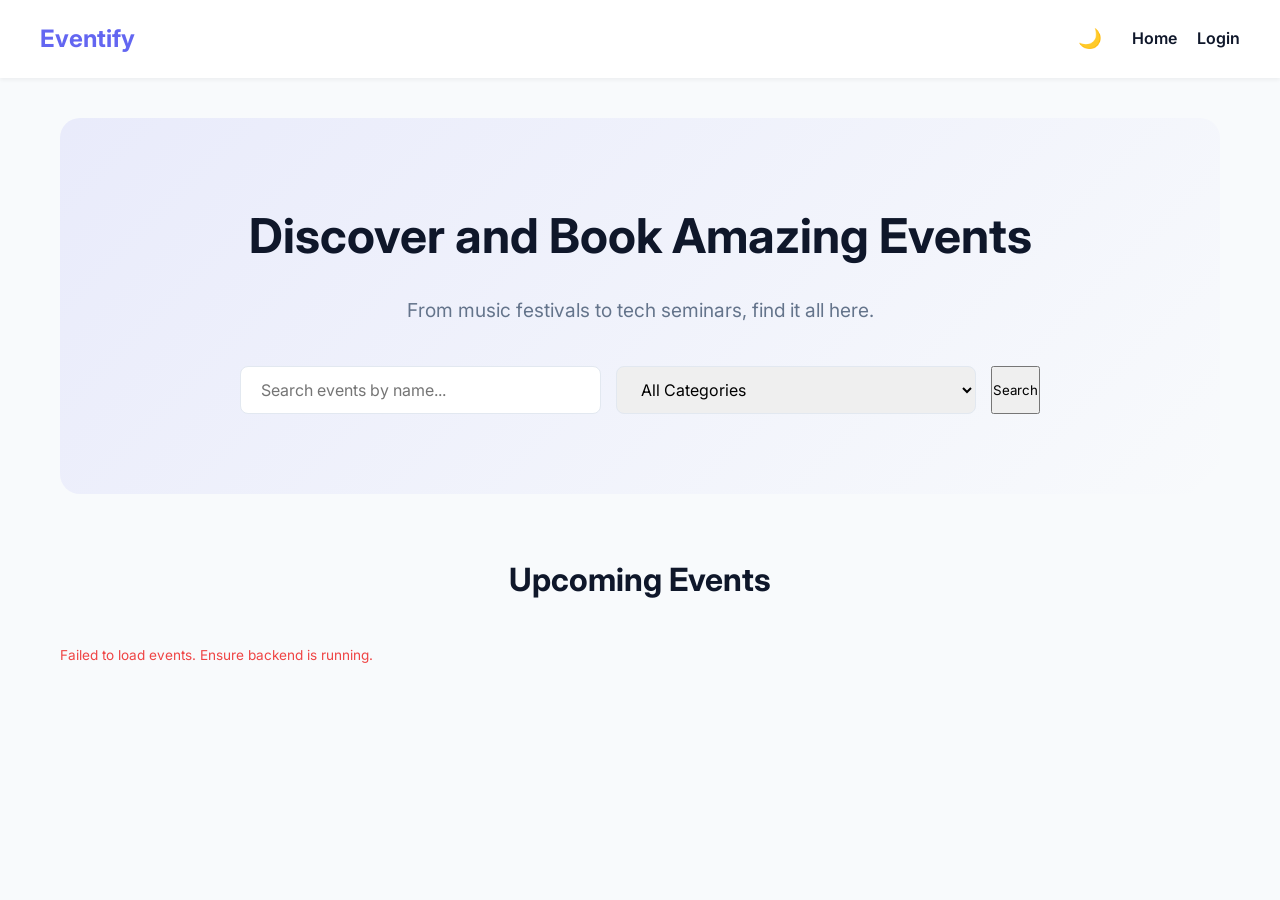
<file: frontend/index.html>
<!DOCTYPE html>
<html lang="en">

<head>
    <meta charset="UTF-8">
    <meta name="viewport" content="width=device-width, initial-scale=1.0">
    <title>Eventify - Ticket Booking System</title>
    <link rel="stylesheet" href="./css/style.css">
    <link href="https://fonts.googleapis.com/css2?family=Inter:wght@300;400;600;700&display=swap" rel="stylesheet">
</head>

<body>

    <!-- Header Navigation -->
    <header class="navbar">
        <div class="logo">Eventify</div>
        <nav>
            <ul id="nav-links">
                <li><button id="theme-toggle" class="btn-icon" style="background:none; border:none; cursor:pointer; font-size:1.2rem; margin-right:10px;">🌙</button></li>
                <li><a href="index.html">Home</a></li>
                <li id="auth-link"><a href="login.html">Login</a></li>
            </ul>
        </nav>
    </header>

    <!-- Main Content -->
    <main class="container">
        <!-- Hero Section -->
        <section class="hero">
            <h1>Discover and Book Amazing Events</h1>
            <p>From music festivals to tech seminars, find it all here.</p>

            <div class="search-bar">
                <input type="text" id="search-input" placeholder="Search events by name...">
                <select id="category-filter">
                    <option value="">All Categories</option>
                    <option value="Music">Music</option>
                    <option value="Sports">Sports</option>
                    <option value="Seminar">Seminar</option>
                    <option value="Workshop">Workshop</option>
                    <option value="Festival">Festival</option>
                    <option value="Other">Other</option>
                </select>
                <button id="search-btn">Search</button>
            </div>
        </section>

        <!-- Events List Section -->
        <section class="events-section">
            <h2>Upcoming Events</h2>
            <div id="loading-spinner" class="spinner" style="display: none;"></div>
            <div class="events-grid" id="events-container">
                <!-- Events will be populated dynamically -->
            </div>
        </section>
    </main>

    <!-- Booking Modal -->
    <div id="booking-modal" class="modal">
        <div class="modal-content">
            <span class="close-btn" id="close-modal">&times;</span>
            <h2 id="modal-event-title">Book Ticket</h2>
            <p>Price per ticket: ₹<span id="modal-event-price"></span></p>
            
            <div id="seat-map-container" style="margin: 20px 0; background: var(--bg-color); padding: 15px; border-radius: 8px;">
                <p style="text-align:center; font-weight: 600; margin-bottom: 15px; font-size:0.9rem;">Interactive Seat Selection <br><span style="font-size:0.8em; color:var(--text-secondary);">(Max 5 seats)</span></p>
                <div id="seat-map-grid" style="display: flex; flex-wrap: wrap; gap: 8px; justify-content: center; margin-bottom: 15px;">
                    <!-- Javascript injected visual seats -->
                </div>
                <div style="display:flex; justify-content: space-around; font-size:0.8rem; font-weight:600;">
                    <span style="display:flex; align-items:center; gap:5px;"><div style="width:15px; height:15px; background:var(--border-color); border-radius:3px;"></div> Available</span>
                    <span style="display:flex; align-items:center; gap:5px;"><div style="width:15px; height:15px; background:var(--primary-color); border-radius:3px;"></div> Selected</span>
                    <span style="display:flex; align-items:center; gap:5px;"><div style="width:15px; height:15px; background:var(--error-color); border-radius:3px;"></div> Booked</span>
                </div>
            </div>

            <div class="form-group" style="display:none;">
                <input type="number" id="seat-count" value="0">
            </div>

            <p>Total: ₹<span id="modal-total-price">0</span></p>
            <button id="confirm-booking-btn" class="btn-primary">Proceed to Payment</button>
        </div>
    </div>

    <!-- Payment Gateway Modal -->
    <div id="payment-modal" class="modal">
        <div class="modal-content payment-ui">
            <span class="close-btn" id="close-payment-modal">&times;</span>
            <div class="payment-header">
                <h3>Secure Checkout</h3>
                <p>Total Payable: <strong>₹<span id="payment-total-amount"></span></strong></p>
            </div>
            
            <div class="payment-body">
                <div class="payment-methods" id="payment-methods">
                    <div class="method active" data-method="card">Credit / Debit Card</div>
                    <div class="method" data-method="upi">UPI</div>
                </div>

                <form id="payment-form">
                    <!-- Card Inputs -->
                    <div id="card-inputs">
                        <div class="form-group">
                            <label>Card Number</label>
                            <input type="text" placeholder="XXXX XXXX XXXX XXXX" maxlength="19" required id="card-req-1">
                        </div>
                        <div class="form-group row">
                            <div class="col">
                                <label>Expiry Date</label>
                                <input type="text" placeholder="MM/YY" maxlength="5" required id="card-req-2">
                            </div>
                            <div class="col">
                                <label>CVV</label>
                                <input type="password" placeholder="***" maxlength="3" required id="card-req-3">
                            </div>
                        </div>
                        <div class="form-group">
                            <label>Cardholder Name</label>
                            <input type="text" placeholder="Full Name on Card" required id="card-req-4">
                        </div>
                    </div>

                    <!-- UPI Inputs (Hidden by default) -->
                    <div id="upi-inputs" style="display: none;">
                        <div class="form-group" style="margin-bottom: 25px;">
                            <label>UPI ID (Virtual Payment Address)</label>
                            <input type="text" placeholder="e.g. akhilesh@ybl or mobile@paytm" id="upi-id-input">
                            <span style="font-size: 0.8rem; color: #64748b; margin-top: 5px; display: block;">Open your UPI app on your phone to approve the payment.</span>
                        </div>
                    </div>

                    <button type="submit" id="process-payment-btn" class="btn-primary full-width payment-btn">
                        Pay Securely
                    </button>
                    <p class="secure-text">🔒 256-bit Encrypted Secure Connection</p>
                </form>
            </div>
        </div>
    </div>

    <!-- Toast Notifications Container -->
    <div id="toast-container"></div>

    <script src="./js/api.js"></script>
    <script src="./js/app.js"></script>
</body>

</html>
</file>
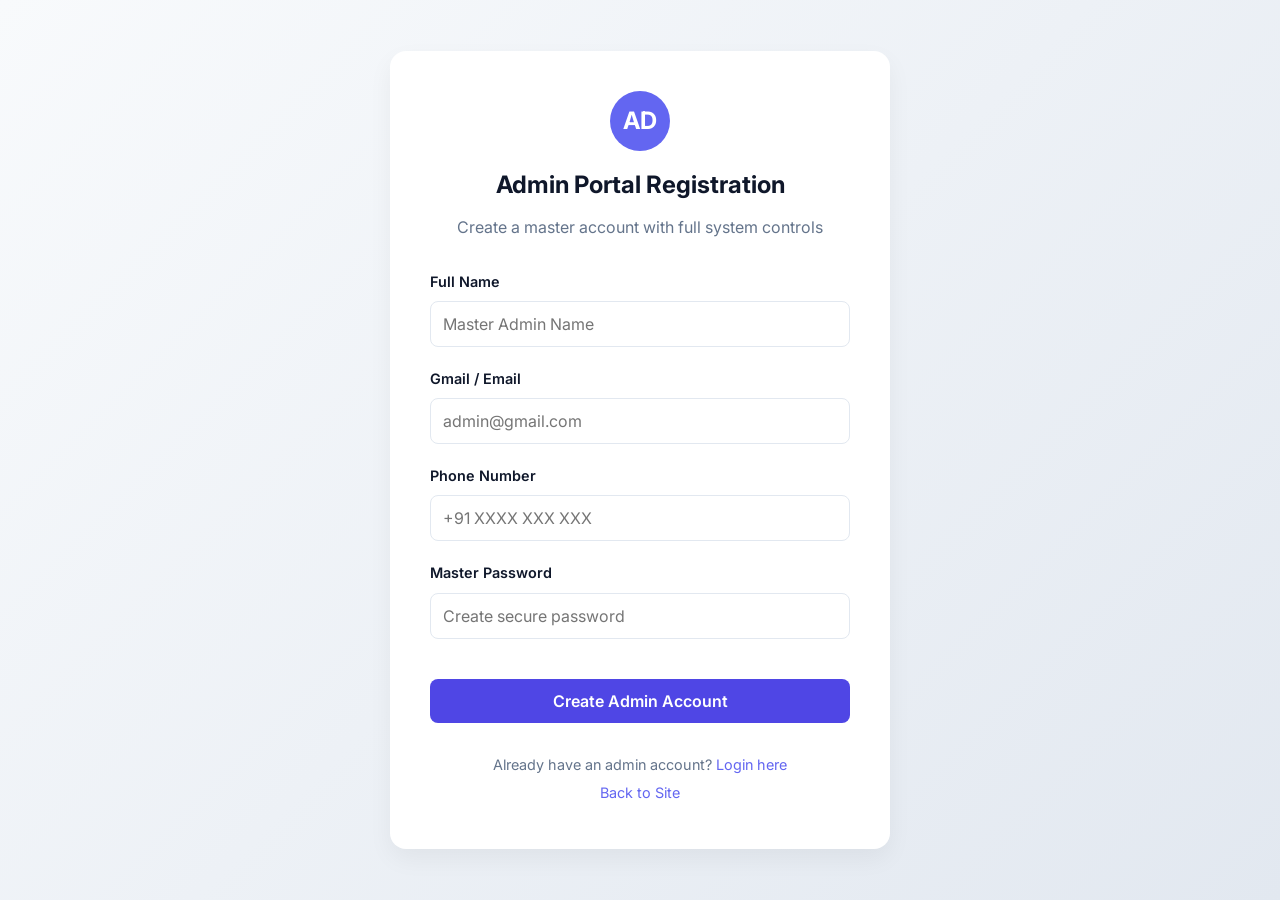
<file: frontend/admin-register.html>
<!DOCTYPE html>
<html lang="en">

<head>
    <meta charset="UTF-8">
    <meta name="viewport" content="width=device-width, initial-scale=1.0">
    <title>Admin Registration - Eventify</title>
    <link rel="stylesheet" href="./css/style.css">
    <link href="https://fonts.googleapis.com/css2?family=Inter:wght@300;400;600;700&display=swap" rel="stylesheet">
</head>

<body class="auth-body">

    <div class="auth-container" style="max-width: 500px;">
        <div style="text-align: center; margin-bottom: 25px;">
            <div style="background: var(--primary-color); color: white; width: 60px; height: 60px; border-radius: 50%; display: flex; align-items: center; justify-content: center; margin: 0 auto 15px; font-size: 1.5rem; font-weight: bold;">AD</div>
            <h2>Admin Portal Registration</h2>
            <p>Create a master account with full system controls</p>
        </div>

        <form id="admin-register-form">
            <div class="form-group">
                <label>Full Name</label>
                <input type="text" id="name" required placeholder="Master Admin Name">
            </div>
            <div class="form-group">
                <label>Gmail / Email</label>
                <input type="email" id="email" required placeholder="admin@gmail.com">
            </div>
            <div class="form-group">
                <label>Phone Number</label>
                <input type="tel" id="phone" required placeholder="+91 XXXX XXX XXX">
            </div>
            <div class="form-group">
                <label>Master Password</label>
                <input type="password" id="password" required placeholder="Create secure password">
            </div>
            <p id="error-message" class="error"></p>
            <button type="submit" class="btn-primary auth-btn" style="background: #4f46e5;">Create Admin Account</button>
        </form>
        
        <div class="auth-footer">
            <p>Already have an admin account? <a href="login.html">Login here</a></p>
            <p><a href="index.html">Back to Site</a></p>
        </div>
    </div>

    <script src="./js/api.js"></script>
    <script src="./js/auth.js"></script>
</body>

</html>
</file>
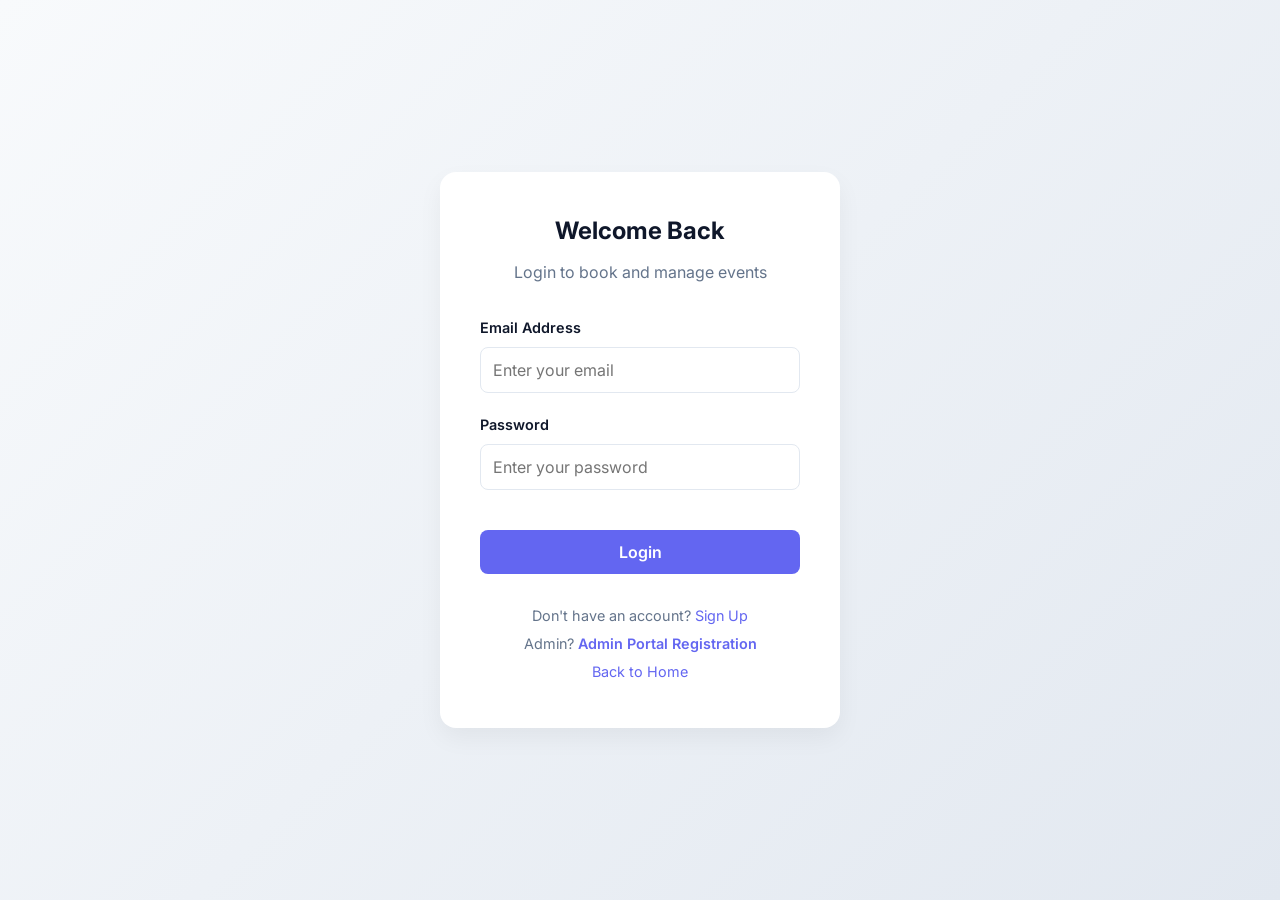
<file: frontend/login.html>
<!DOCTYPE html>
<html lang="en">

<head>
    <meta charset="UTF-8">
    <meta name="viewport" content="width=device-width, initial-scale=1.0">
    <title>Login - Eventify</title>
    <link rel="stylesheet" href="./css/style.css">
    <link href="https://fonts.googleapis.com/css2?family=Inter:wght@300;400;600;700&display=swap" rel="stylesheet">
</head>

<body class="auth-body">

    <div class="auth-container">
        <h2>Welcome Back</h2>
        <p>Login to book and manage events</p>
        <form id="login-form">
            <div class="form-group">
                <label for="email">Email Address</label>
                <input type="email" id="email" required placeholder="Enter your email">
            </div>
            <div class="form-group">
                <label for="password">Password</label>
                <input type="password" id="password" required placeholder="Enter your password">
            </div>
            <p id="error-message" class="error"></p>
            <button type="submit" class="btn-primary auth-btn">Login</button>
        </form>
        <div class="auth-footer">
            <p>Don't have an account? <a href="register.html">Sign Up</a></p>
            <p>Admin? <a href="admin-register.html" style="color: var(--primary-color); font-weight: 600;">Admin Portal Registration</a></p>
            <p><a href="index.html">Back to Home</a></p>
        </div>
    </div>

    <script src="./js/api.js"></script>
    <script src="./js/auth.js"></script>
</body>

</html>
</file>
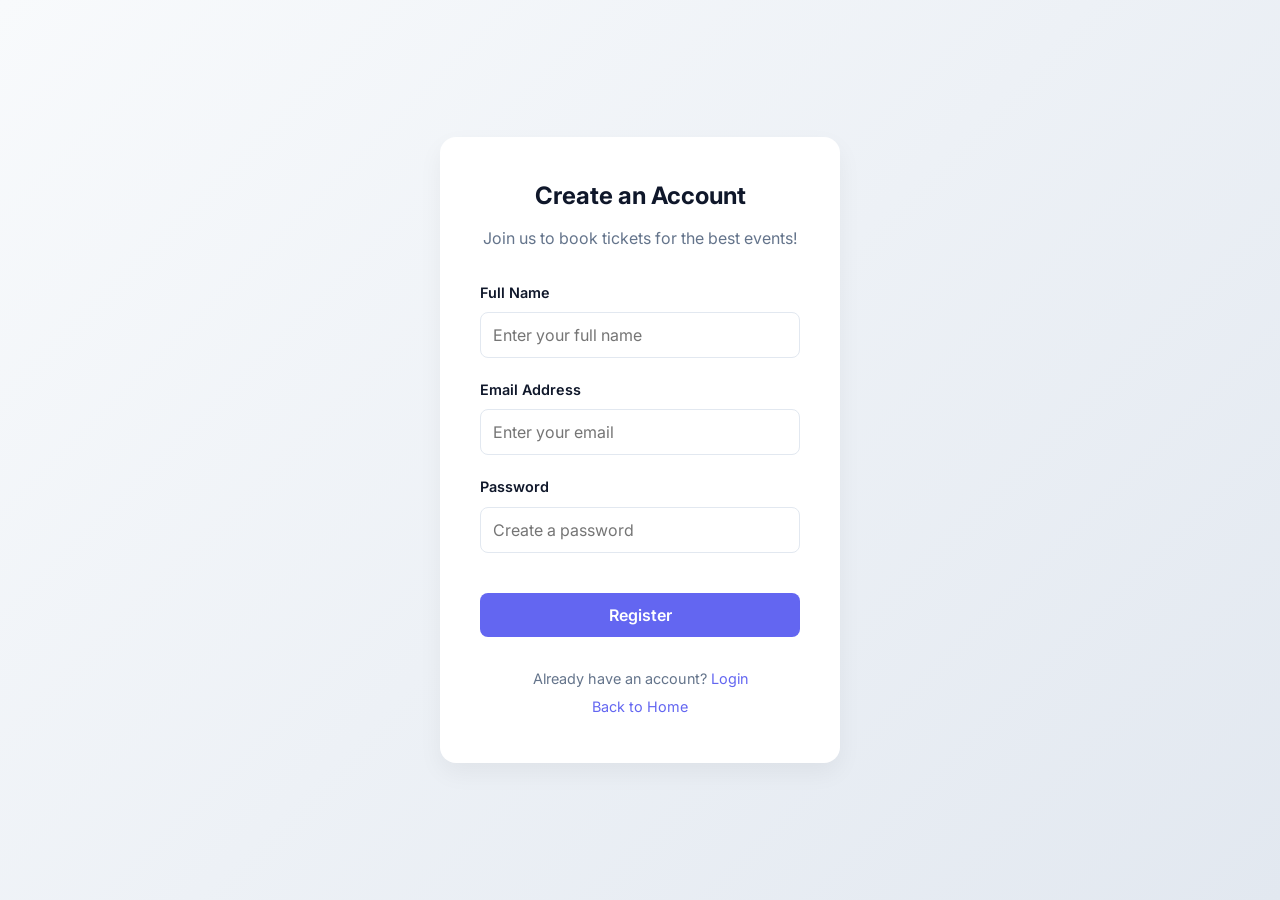
<file: frontend/register.html>
<!DOCTYPE html>
<html lang="en">
<head>
    <meta charset="UTF-8">
    <meta name="viewport" content="width=device-width, initial-scale=1.0">
    <title>Register - Eventify</title>
    <link rel="stylesheet" href="./css/style.css">
    <link href="https://fonts.googleapis.com/css2?family=Inter:wght@300;400;600;700&display=swap" rel="stylesheet">
</head>
<body class="auth-body">

    <div class="auth-container">
        <h2>Create an Account</h2>
        <p>Join us to book tickets for the best events!</p>
        <form id="register-form">
            <div class="form-group">
                <label for="name">Full Name</label>
                <input type="text" id="name" required placeholder="Enter your full name">
            </div>
            <div class="form-group">
                <label for="email">Email Address</label>
                <input type="email" id="email" required placeholder="Enter your email">
            </div>
            <div class="form-group">
                <label for="password">Password</label>
                <input type="password" id="password" required placeholder="Create a password">
            </div>
            <p id="error-message" class="error"></p>
            <button type="submit" class="btn-primary auth-btn">Register</button>
        </form>
        <div class="auth-footer">
            <p>Already have an account? <a href="login.html">Login</a></p>
            <p><a href="index.html">Back to Home</a></p>
        </div>
    </div>

    <script src="./js/api.js"></script>
    <script src="./js/auth.js"></script>
</body>
</html>
</file>
<file: frontend/css/style.css>
:root {
    --primary-color: #6366f1;
    --primary-hover: #4f46e5;
    --bg-color: #f8fafc;
    --card-bg: #ffffff;
    --text-primary: #0f172a;
    --text-secondary: #64748b;
    --border-color: #e2e8f0;
    --error-color: #ef4444;
    --success-color: #10b981;
}

body.dark-mode {
    --bg-color: #0f172a;
    --text-primary: #f8fafc;
    --text-secondary: #94a3b8;
    --card-bg: #1e293b;
    --border-color: #334155;
}

* {
    margin: 0;
    padding: 0;
    box-sizing: border-box;
    font-family: 'Inter', sans-serif;
}

body {
    background-color: var(--bg-color);
    color: var(--text-primary);
    line-height: 1.6;
    transition: background-color 0.3s, color 0.3s;
}

a {
    text-decoration: none;
    color: var(--primary-color);
}

.container {
    max-width: 1200px;
    margin: 0 auto;
    padding: 0 20px;
}

/* Navbar */
.navbar {
    display: flex;
    justify-content: space-between;
    align-items: center;
    padding: 20px 40px;
    background-color: var(--card-bg);
    box-shadow: 0 2px 4px rgba(0,0,0,0.05);
}

.navbar .logo {
    font-size: 1.5rem;
    font-weight: 700;
    color: var(--primary-color);
}

.navbar ul {
    list-style: none;
    display: flex;
    gap: 20px;
}

.navbar a {
    color: var(--text-primary);
    font-weight: 600;
    transition: color 0.3s;
}

.navbar a:hover {
    color: var(--primary-color);
}

/* Hero Section */
.hero {
    text-align: center;
    padding: 80px 20px;
    background: linear-gradient(135deg, rgba(99,102,241,0.1) 0%, rgba(248,250,252,0) 100%);
    border-radius: 20px;
    margin-top: 40px;
}

.hero h1 {
    font-size: 3rem;
    margin-bottom: 20px;
    color: var(--text-primary);
}

.hero p {
    font-size: 1.2rem;
    color: var(--text-secondary);
    margin-bottom: 40px;
}

.search-bar {
    display: flex;
    justify-content: center;
    gap: 15px;
    max-width: 800px;
    margin: 0 auto;
    flex-wrap: wrap;
}

.search-bar input, .search-bar select {
    padding: 12px 20px;
    border: 1px solid var(--border-color);
    border-radius: 8px;
    font-size: 1rem;
    outline: none;
    flex: 1;
    min-width: 200px;
}

.search-bar input:focus, .search-bar select:focus {
    border-color: var(--primary-color);
}

.btn-primary {
    background-color: var(--primary-color);
    color: white;
    border: none;
    padding: 12px 24px;
    border-radius: 8px;
    font-size: 1rem;
    font-weight: 600;
    cursor: pointer;
    transition: background-color 0.3s, transform 0.2s;
}

.btn-primary:hover {
    background-color: var(--primary-hover);
    transform: translateY(-2px);
}

/* Events Grid */
.events-section {
    padding: 60px 0;
}

.events-section h2 {
    margin-bottom: 40px;
    text-align: center;
    font-size: 2rem;
}

.events-grid {
    display: grid;
    grid-template-columns: repeat(auto-fill, minmax(300px, 1fr));
    gap: 30px;
}

.event-card {
    background-color: var(--card-bg);
    border-radius: 12px;
    box-shadow: 0 4px 15px rgba(0,0,0,0.08);
    transition: transform 0.3s cubic-bezier(0.4, 0, 0.2, 1), box-shadow 0.3s;
    border: none;
    overflow: hidden;
    display: flex;
    flex-direction: column;
}

.event-card:hover {
    transform: translateY(-8px);
    box-shadow: 0 15px 30px rgba(0,0,0,0.12);
}

.card-image {
    width: 100%;
    height: 200px;
    background-size: cover;
    background-position: center;
    border-bottom: 3px solid var(--primary-color);
}

.card-content {
    padding: 24px;
    flex: 1;
    display: flex;
    flex-direction: column;
}

.event-card h3 {
    margin-bottom: 10px;
    font-size: 1.35rem;
    font-weight: 700;
}

.event-card .category {
    display: inline-block;
    background: rgba(99,102,241,0.1);
    color: var(--primary-color);
    padding: 4px 10px;
    border-radius: 20px;
    font-size: 0.85rem;
    font-weight: 600;
    margin-bottom: 15px;
}

.event-card p {
    color: var(--text-secondary);
    margin-bottom: 10px;
    font-size: 0.95rem;
}

.event-card .price-row {
    display: flex;
    justify-content: space-between;
    align-items: center;
    margin-top: auto;
    padding-top: 20px;
    font-weight: 600;
}

.book-btn {
    width: 100%;
    margin-top: 15px;
}
.book-btn:disabled {
    background: #cbd5e1;
    cursor: not-allowed;
    transform: none;
}

/* Authentication Pages */
.auth-body {
    display: flex;
    justify-content: center;
    align-items: center;
    min-height: 100vh;
    background: linear-gradient(135deg, #f8fafc 0%, #e2e8f0 100%);
}

.auth-container {
    background: var(--card-bg);
    padding: 40px;
    border-radius: 16px;
    box-shadow: 0 10px 25px rgba(0,0,0,0.05);
    width: 100%;
    max-width: 400px;
    text-align: center;
}

.auth-container h2 {
    margin-bottom: 10px;
}

.auth-container p {
    color: var(--text-secondary);
    margin-bottom: 30px;
}

.form-group {
    margin-bottom: 20px;
    text-align: left;
}

.form-group label {
    display: block;
    margin-bottom: 8px;
    font-weight: 600;
    font-size: 0.9rem;
}

.form-group input, .form-group textarea, .form-group select {
    width: 100%;
    padding: 12px;
    border: 1px solid var(--border-color);
    border-radius: 8px;
    outline: none;
    font-size: 1rem;
}

.form-group input:focus, .form-group textarea:focus, .form-group select:focus {
    border-color: var(--primary-color);
}

.auth-btn {
    width: 100%;
    margin-top: 10px;
}

.auth-footer {
    margin-top: 30px;
    font-size: 0.9rem;
}
.auth-footer p {
    margin-bottom: 5px;
}

.error {
    color: var(--error-color);
    font-size: 0.85rem;
    margin-bottom: 15px;
    text-align: left;
}

/* Modal */
.modal {
    display: none;
    position: fixed;
    z-index: 100;
    left: 0;
    top: 0;
    width: 100%;
    height: 100%;
    background-color: rgba(0,0,0,0.5);
    align-items: center;
    justify-content: center;
}

.modal-content {
    background-color: var(--card-bg);
    padding: 30px;
    border-radius: 12px;
    width: 90%;
    max-width: 500px;
    position: relative;
    animation: slideIn 0.3s ease-out;
}

@keyframes slideIn {
    from { transform: translateY(-20px); opacity: 0; }
    to { transform: translateY(0); opacity: 1; }
}

.close-btn {
    position: absolute;
    right: 20px;
    top: 20px;
    font-size: 24px;
    cursor: pointer;
    color: var(--text-secondary);
}

.close-btn:hover {
    color: var(--text-primary);
}

/* Dashboard Styles */
.dashboard-container {
    padding: 40px 20px;
}

.dashboard-header {
    display: flex;
    align-items: center;
    gap: 15px;
    margin-bottom: 40px;
}

.badge {
    background: rgba(99,102,241,0.1);
    color: var(--primary-color);
    padding: 4px 12px;
    border-radius: 20px;
    font-size: 0.85rem;
    font-weight: 600;
}

.admin-topbar {
    display: flex;
    justify-content: space-between;
    align-items: center;
    margin-bottom: 20px;
}

.table-responsive {
    overflow-x: auto;
}

.data-table {
    width: 100%;
    border-collapse: collapse;
    background: var(--card-bg);
    border-radius: 12px;
    overflow: hidden;
    box-shadow: 0 4px 6px rgba(0,0,0,0.05);
}

.data-table th, .data-table td {
    padding: 15px 20px;
    text-align: left;
    border-bottom: 1px solid var(--border-color);
}

.data-table th {
    background-color: #f1f5f9;
    font-weight: 600;
}

.data-table tr:last-child td {
    border-bottom: none;
}

.row {
    display: flex;
    gap: 15px;
}
.col {
    flex: 1;
}
.full-width {
    width: 100%;
}

/* Spinner */
.spinner {
    border: 4px solid rgba(0, 0, 0, 0.1);
    width: 36px;
    height: 36px;
    border-radius: 50%;
    border-left-color: var(--primary-color);
    animation: spin 1s linear infinite;
    margin: 20px auto;
}

@keyframes spin {
    0% { transform: rotate(0deg); }
    100% { transform: rotate(360deg); }
}

/* Toast Notifications */
#toast-container {
    position: fixed;
    bottom: 30px;
    right: 30px;
    z-index: 1000;
    display: flex;
    flex-direction: column;
    gap: 15px;
}

.toast {
    background: var(--card-bg);
    color: var(--text-primary);
    padding: 15px 25px;
    border-radius: 8px;
    box-shadow: 0 10px 25px rgba(0,0,0,0.15);
    border-left: 5px solid var(--primary-color);
    transform: translateX(120%);
    opacity: 0;
    transition: transform 0.3s cubic-bezier(0.175, 0.885, 0.32, 1.275), opacity 0.3s;
    font-weight: 600;
}

.toast.show {
    transform: translateX(0);
    opacity: 1;
}

.toast-success { border-left-color: var(--success-color); }
.toast-error { border-left-color: var(--error-color); }

/* Interactive Seat Map */
.seat-cube {
    width: 30px;
    height: 30px;
    border-radius: 6px;
    background-color: var(--border-color);
    cursor: pointer;
    transition: transform 0.2s, background-color 0.2s;
}

.seat-cube:hover:not(.booked) {
    transform: scale(1.1);
    background-color: #a5b4fc;
}

.seat-cube.selected {
    background-color: var(--primary-color);
    transform: scale(1.1);
    box-shadow: 0 4px 10px rgba(79, 70, 229, 0.3);
}

.seat-cube.booked {
    background-color: var(--error-color);
    cursor: not-allowed;
    opacity: 0.6;
}

/* Premium Payment UI Mock */
.payment-ui {
    max-width: 450px;
    padding: 0;
    overflow: hidden;
    border-radius: 16px;
}

.payment-header {
    background: #0f172a;
    color: white;
    padding: 25px 30px;
}

.payment-header h3 {
    margin-bottom: 5px;
    font-size: 1.3rem;
}

.payment-header strong {
    color: #10b981;
    font-size: 1.2rem;
}

.payment-body {
    padding: 30px;
}

.payment-methods {
    display: flex;
    gap: 15px;
    margin-bottom: 25px;
}

.payment-methods .method {
    flex: 1;
    padding: 10px;
    text-align: center;
    border: 1px solid var(--border-color);
    border-radius: 8px;
    cursor: pointer;
    font-weight: 600;
    font-size: 0.9rem;
    transition: all 0.3s;
}

.payment-methods .method.active {
    background: rgba(99,102,241,0.1);
    border-color: var(--primary-color);
    color: var(--primary-color);
}

.payment-btn {
    margin-top: 10px;
    padding: 15px;
    font-size: 1.1rem;
    background: #10b981;
}

.payment-btn:hover {
    background: #059669;
}

.secure-text {
    text-align: center;
    font-size: 0.8rem;
    color: var(--text-secondary);
    margin-top: 15px;
    font-weight: 600;
}
</file>
